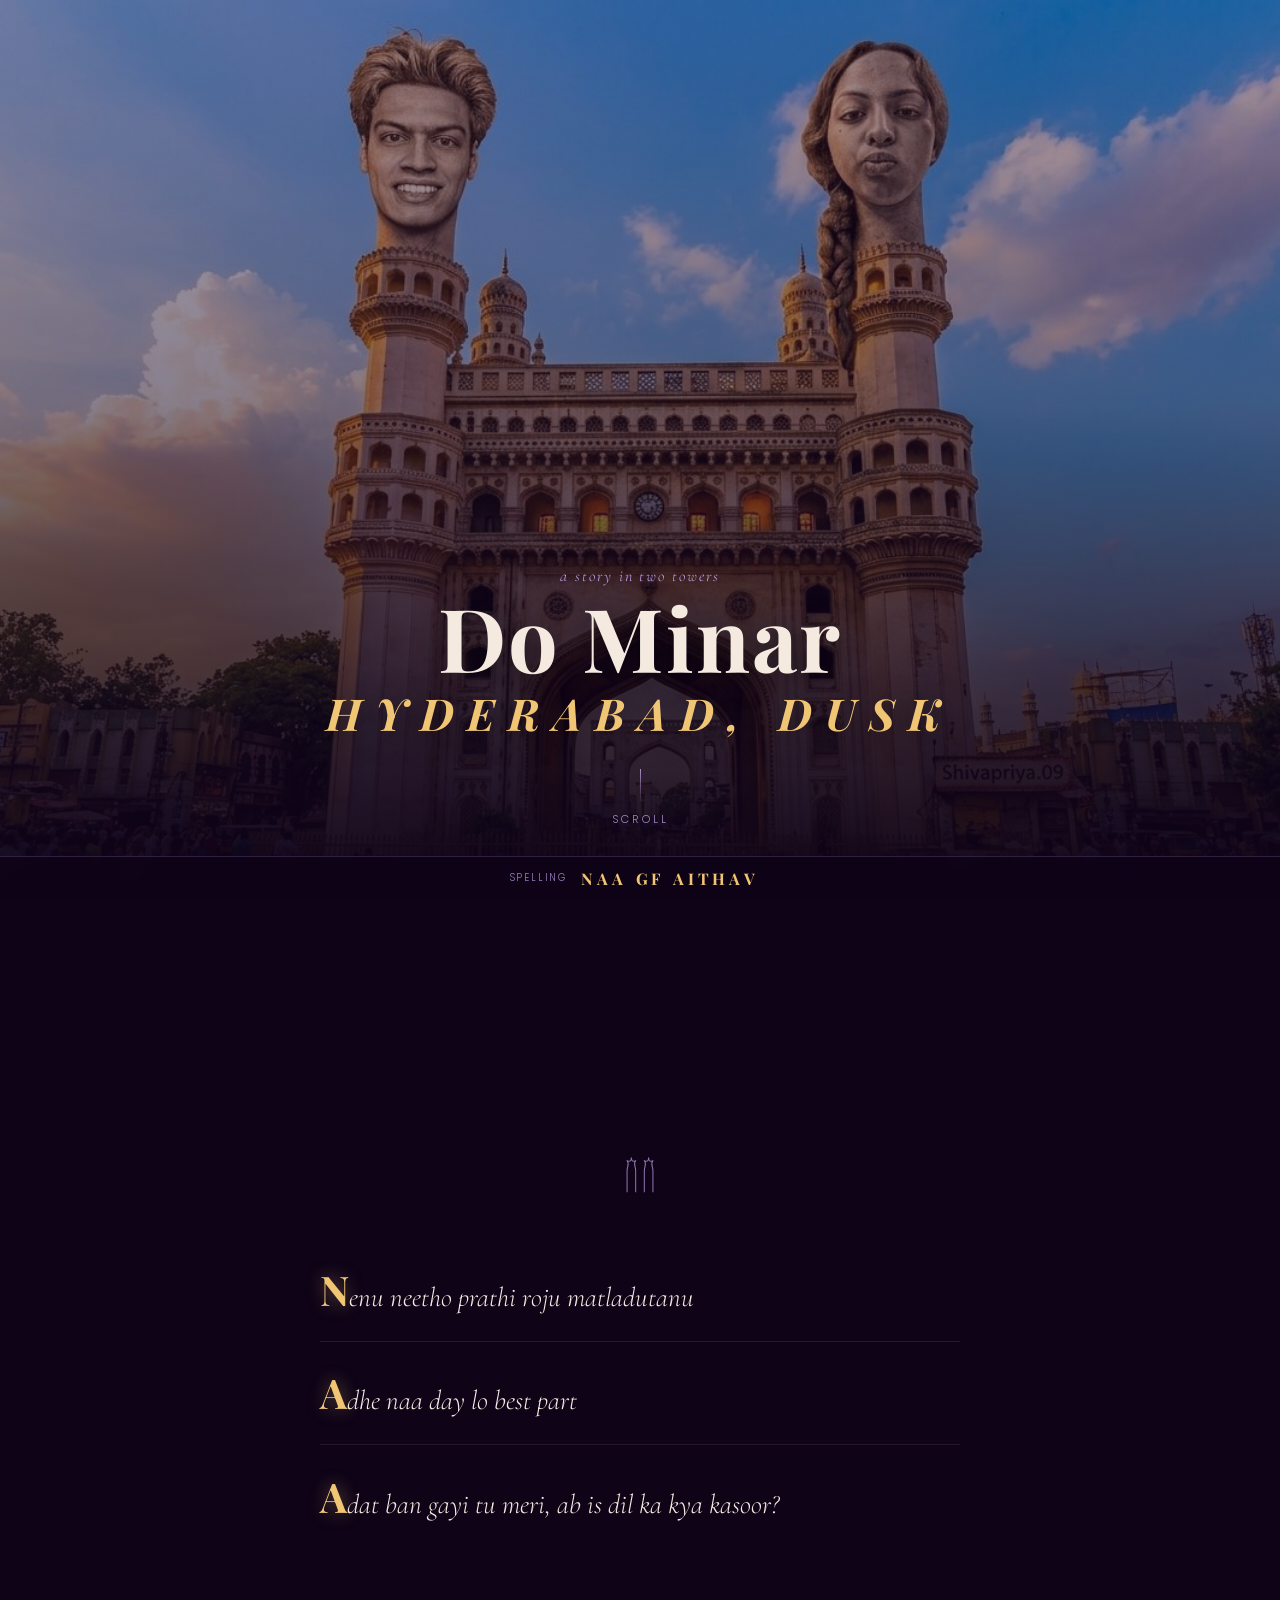
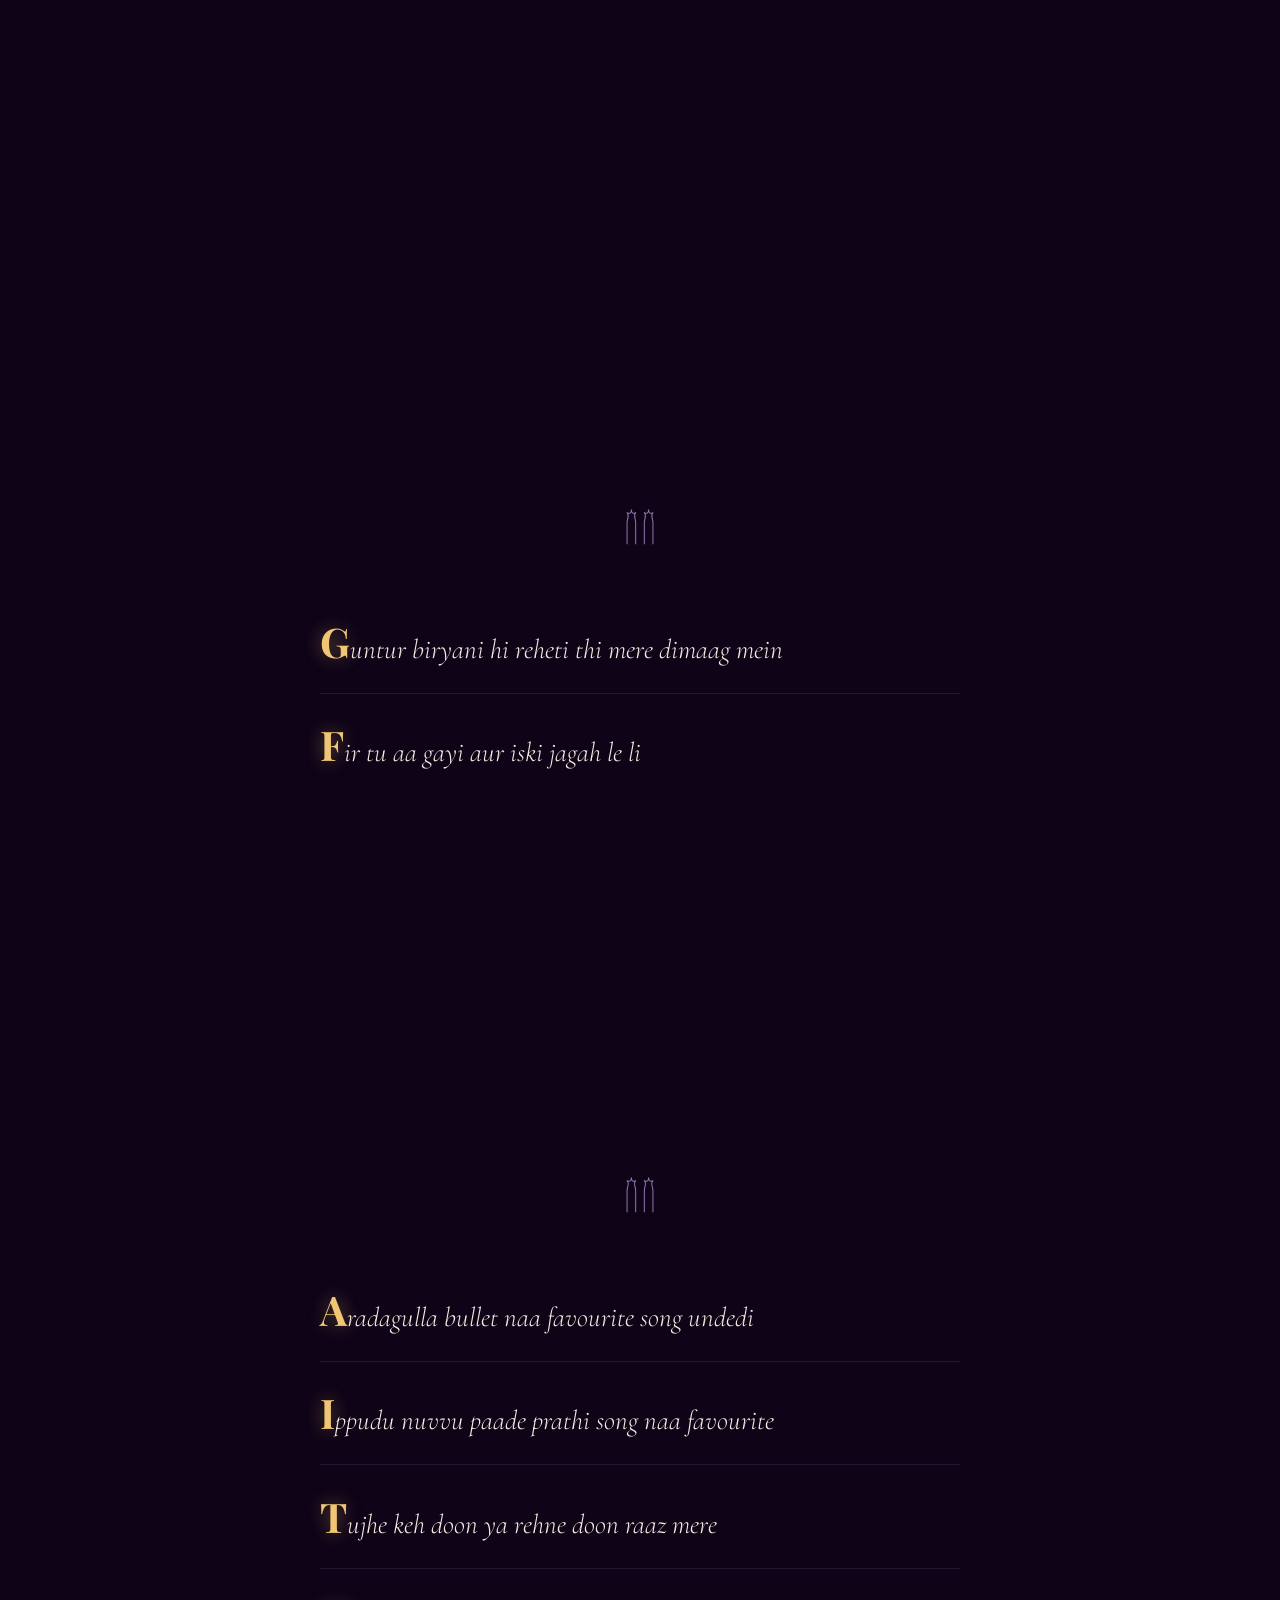
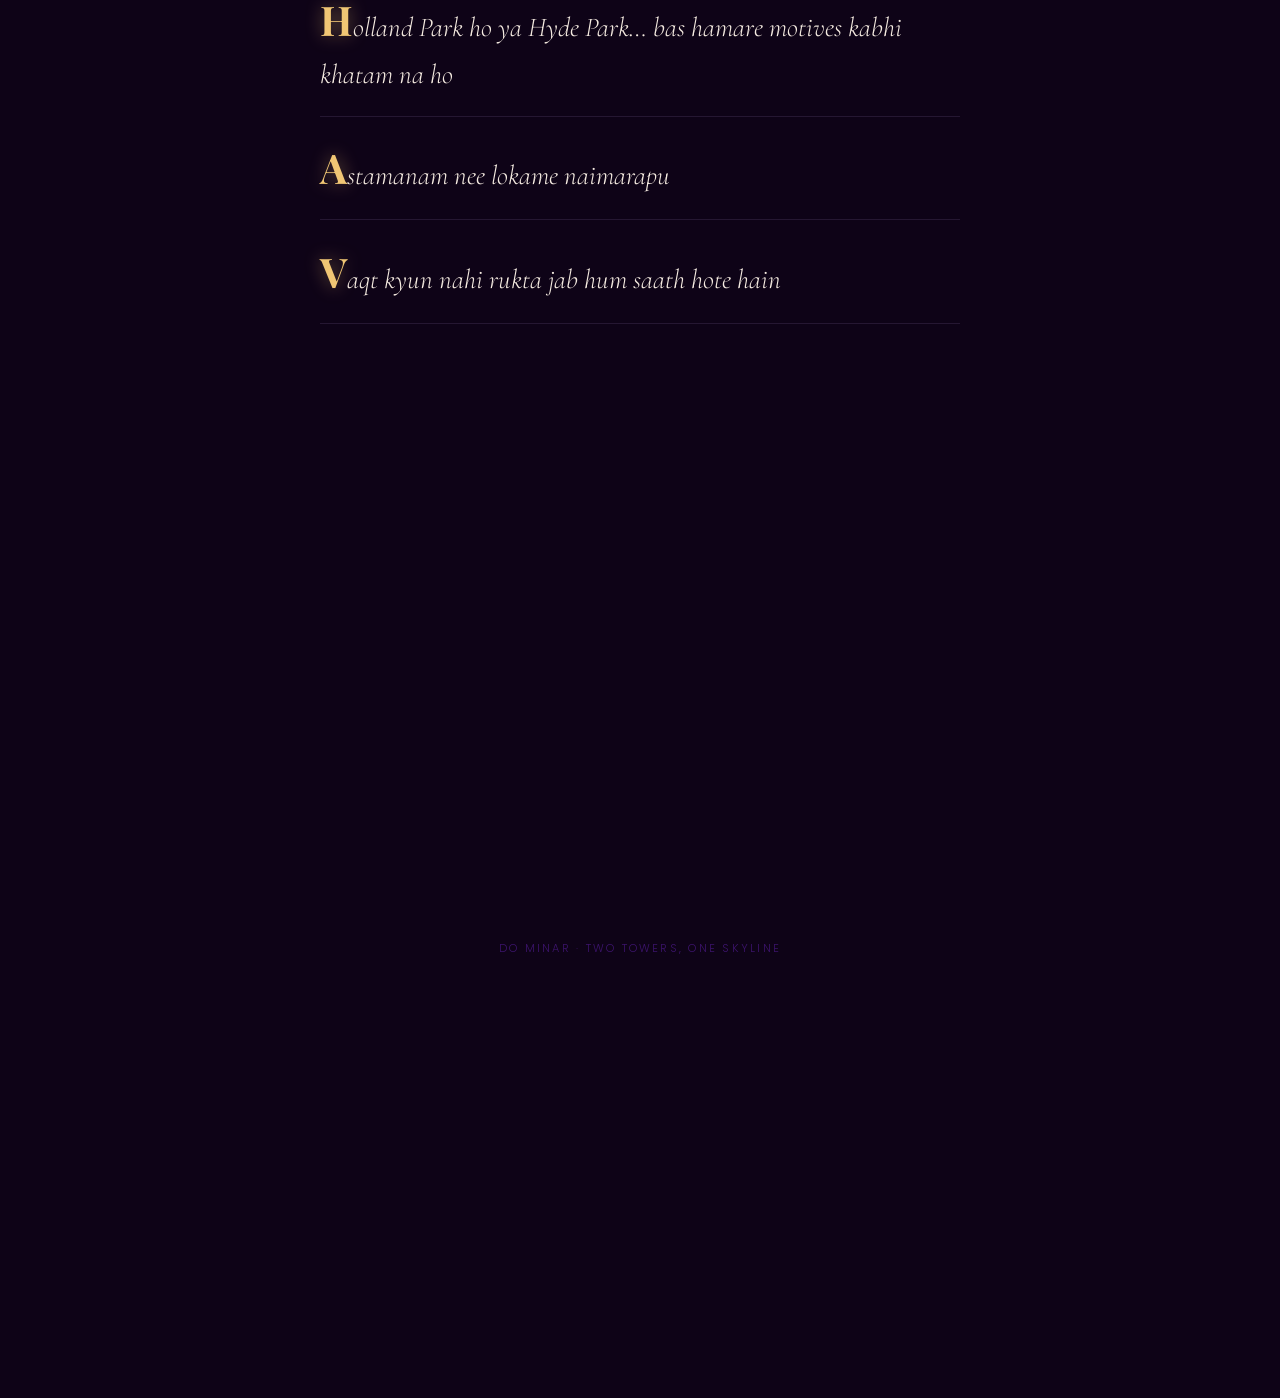
<file: index.html>
<!DOCTYPE html>
<html lang="en">
<head>
<meta charset="UTF-8">
<meta name="viewport" content="width=device-width, initial-scale=1.0, maximum-scale=1.0, viewport-fit=cover">
<title>Do Minar</title>

<!-- PWA -->
<link rel="manifest" href="manifest.webmanifest">
<meta name="theme-color" content="#0E0317">
<meta name="mobile-web-app-capable" content="yes">
<meta name="apple-mobile-web-app-capable" content="yes">
<meta name="apple-mobile-web-app-status-bar-style" content="black-translucent">
<meta name="apple-mobile-web-app-title" content="Do Minar">
<link rel="icon" type="image/png" sizes="192x192" href="icons/icon-192.png">
<link rel="icon" type="image/png" sizes="512x512" href="icons/icon-512.png">
<link rel="apple-touch-icon" href="icons/apple-touch-icon.png">

<link rel="preconnect" href="https://fonts.googleapis.com">
<link rel="preconnect" href="https://fonts.gstatic.com" crossorigin>
<link href="https://fonts.googleapis.com/css2?family=Playfair+Display:ital,wght@0,500;0,700;1,500&family=Poppins:wght@300;400;500;600&family=Cormorant+Garamond:ital@1&display=swap" rel="stylesheet">
<link rel="stylesheet" href="styles.css">
</head>
<body>

  <section class="hero">
    <img src="[data-uri]" alt="Two faces atop the minarets of Charminar at dusk">
    <div class="hero-content">
      <div class="eyebrow">a story in two towers</div>
      <h1>Do Minar<span>Hyderabad, dusk</span></h1>
      <div class="scroll-cue"><div class="stem"></div>scroll</div>
    </div>
  </section>

  <main class="story">

    <section class="panel">
      <div class="divider">
        <svg viewBox="0 0 64 64" fill="none" xmlns="http://www.w3.org/2000/svg">
          <path d="M14 56V26C14 20 18 16 14 12C18 14 20 12 20 8C20 12 22 14 26 12C22 16 26 20 26 26V56" stroke="#C9A6F2" stroke-width="1.4" stroke-linejoin="round"/>
          <path d="M38 56V26C38 20 42 16 38 12C42 14 44 12 44 8C44 12 46 14 50 12C46 16 50 20 50 26V56" stroke="#C9A6F2" stroke-width="1.4" stroke-linejoin="round"/>
        </svg>
      </div>

      <div class="stanza" data-stanza="0">
        <p class="line" data-letter="N"><span class="initial">N</span>enu neetho prathi roju matladutanu</p>
        <p class="line" data-letter="A"><span class="initial">A</span>dhe naa day lo best part</p>
        <p class="line" data-letter="A"><span class="initial">A</span>dat ban gayi tu meri, ab is dil ka kya kasoor?</p>
      </div>
    </section>

    <section class="panel">
      <div class="divider">
        <svg viewBox="0 0 64 64" fill="none" xmlns="http://www.w3.org/2000/svg">
          <path d="M14 56V26C14 20 18 16 14 12C18 14 20 12 20 8C20 12 22 14 26 12C22 16 26 20 26 26V56" stroke="#C9A6F2" stroke-width="1.4" stroke-linejoin="round"/>
          <path d="M38 56V26C38 20 42 16 38 12C42 14 44 12 44 8C44 12 46 14 50 12C46 16 50 20 50 26V56" stroke="#C9A6F2" stroke-width="1.4" stroke-linejoin="round"/>
        </svg>
      </div>

      <div class="stanza" data-stanza="1">
        <p class="line" data-letter="G"><span class="initial">G</span>untur biryani hi reheti thi mere dimaag mein</p>
        <p class="line" data-letter="F"><span class="initial">F</span>ir tu aa gayi aur iski jagah le li</p>
      </div>
    </section>

    <section class="panel">
      <div class="divider">
        <svg viewBox="0 0 64 64" fill="none" xmlns="http://www.w3.org/2000/svg">
          <path d="M14 56V26C14 20 18 16 14 12C18 14 20 12 20 8C20 12 22 14 26 12C22 16 26 20 26 26V56" stroke="#C9A6F2" stroke-width="1.4" stroke-linejoin="round"/>
          <path d="M38 56V26C38 20 42 16 38 12C42 14 44 12 44 8C44 12 46 14 50 12C46 16 50 20 50 26V56" stroke="#C9A6F2" stroke-width="1.4" stroke-linejoin="round"/>
        </svg>
      </div>

      <div class="stanza" data-stanza="2">
        <p class="line" data-letter="A"><span class="initial">A</span>radagulla bullet naa favourite song undedi</p>
        <p class="line" data-letter="I"><span class="initial">I</span>ppudu nuvvu paade prathi song naa favourite</p>
        <p class="line" data-letter="T"><span class="initial">T</span>ujhe keh doon ya rehne doon raaz mere</p>
        <p class="line" data-letter="H"><span class="initial">H</span>olland Park ho ya Hyde Park&hellip; bas hamare motives kabhi khatam na ho</p>
        <p class="line" data-letter="A"><span class="initial">A</span>stamanam nee lokame naimarapu</p>
        <p class="line" data-letter="V"><span class="initial">V</span>aqt kyun nahi rukta jab hum saath hote hain</p>
        <p class="line" data-letter="A"><span class="initial">A</span>dat ban gayi tu meri, ab ye dil kya kare?</p>
      </div>
    </section>

  </main>

  <footer>do minar &middot; two towers, one skyline</footer>

  <div class="tracker" id="tracker">
    <span class="label">spelling</span>
    <div class="letters" id="trackerLetters"></div>
  </div>

<script src="script.js" defer></script>
</body>
</html>
</file>
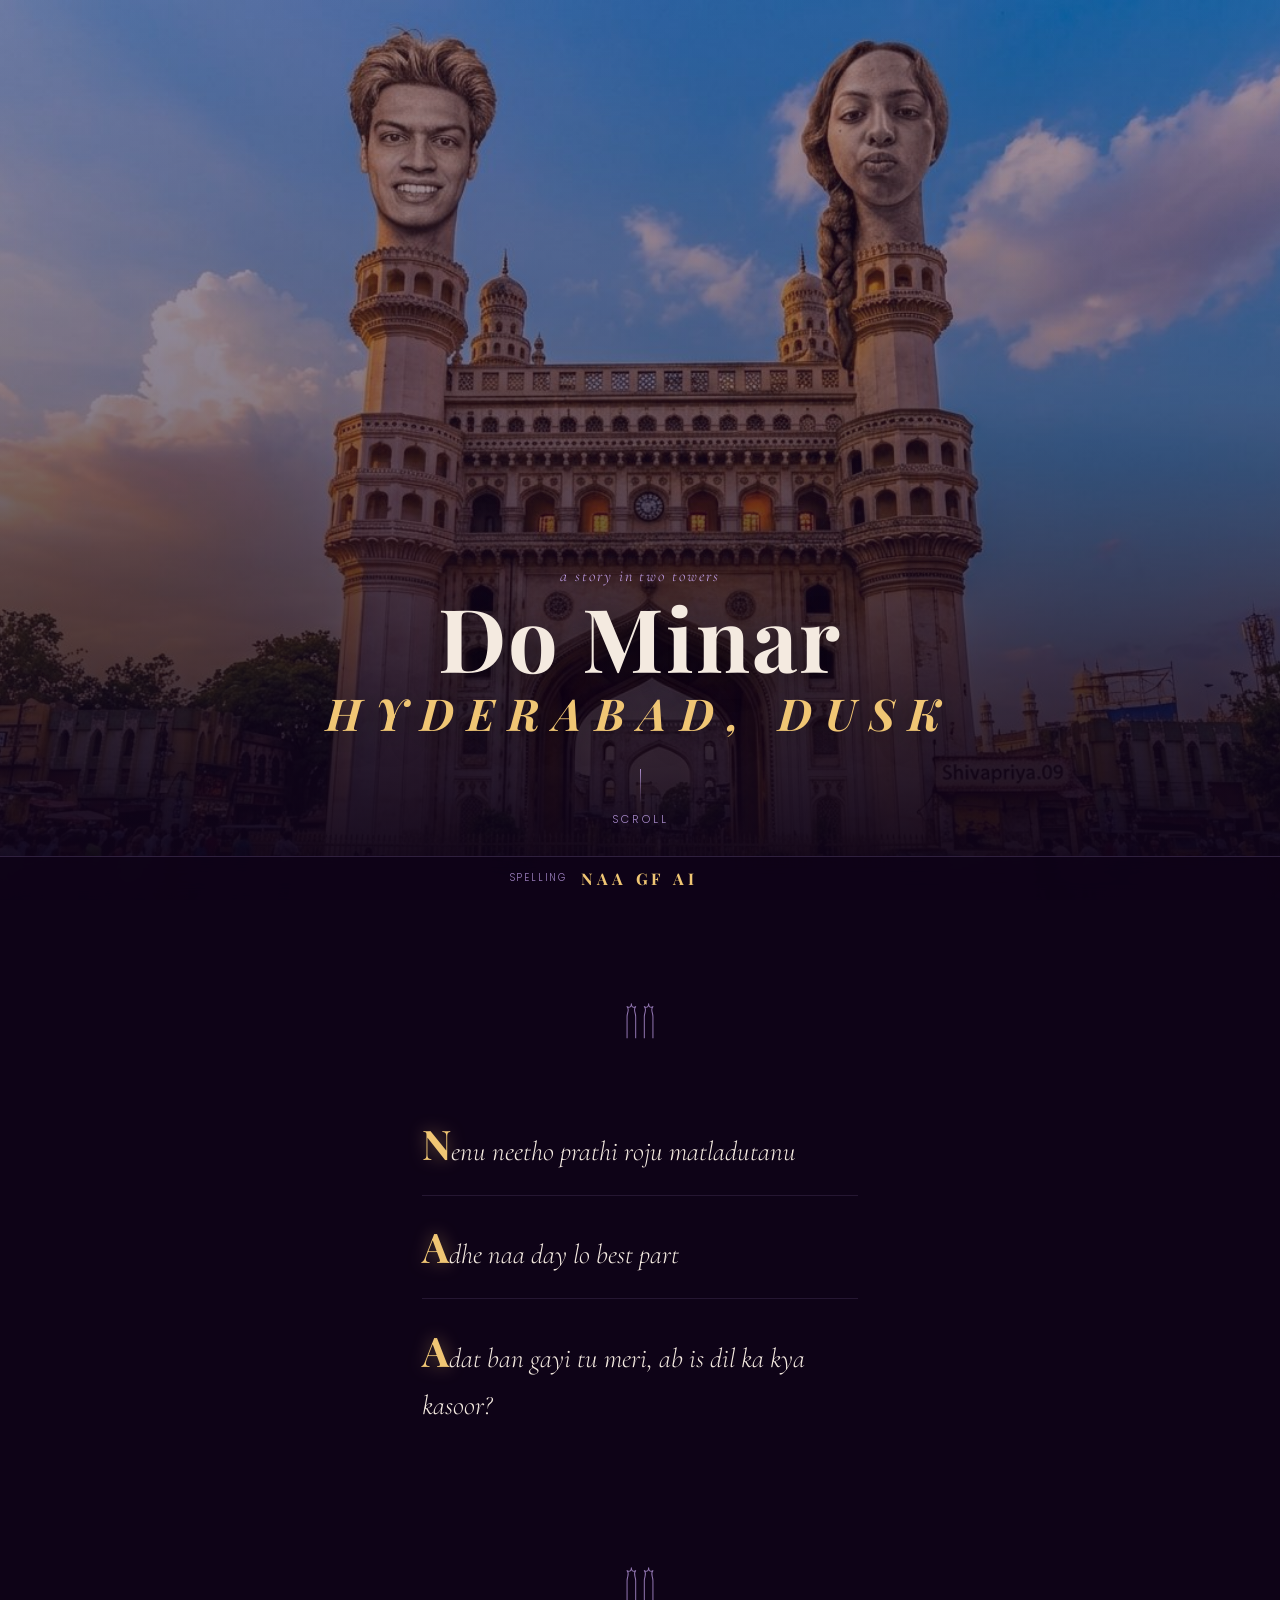
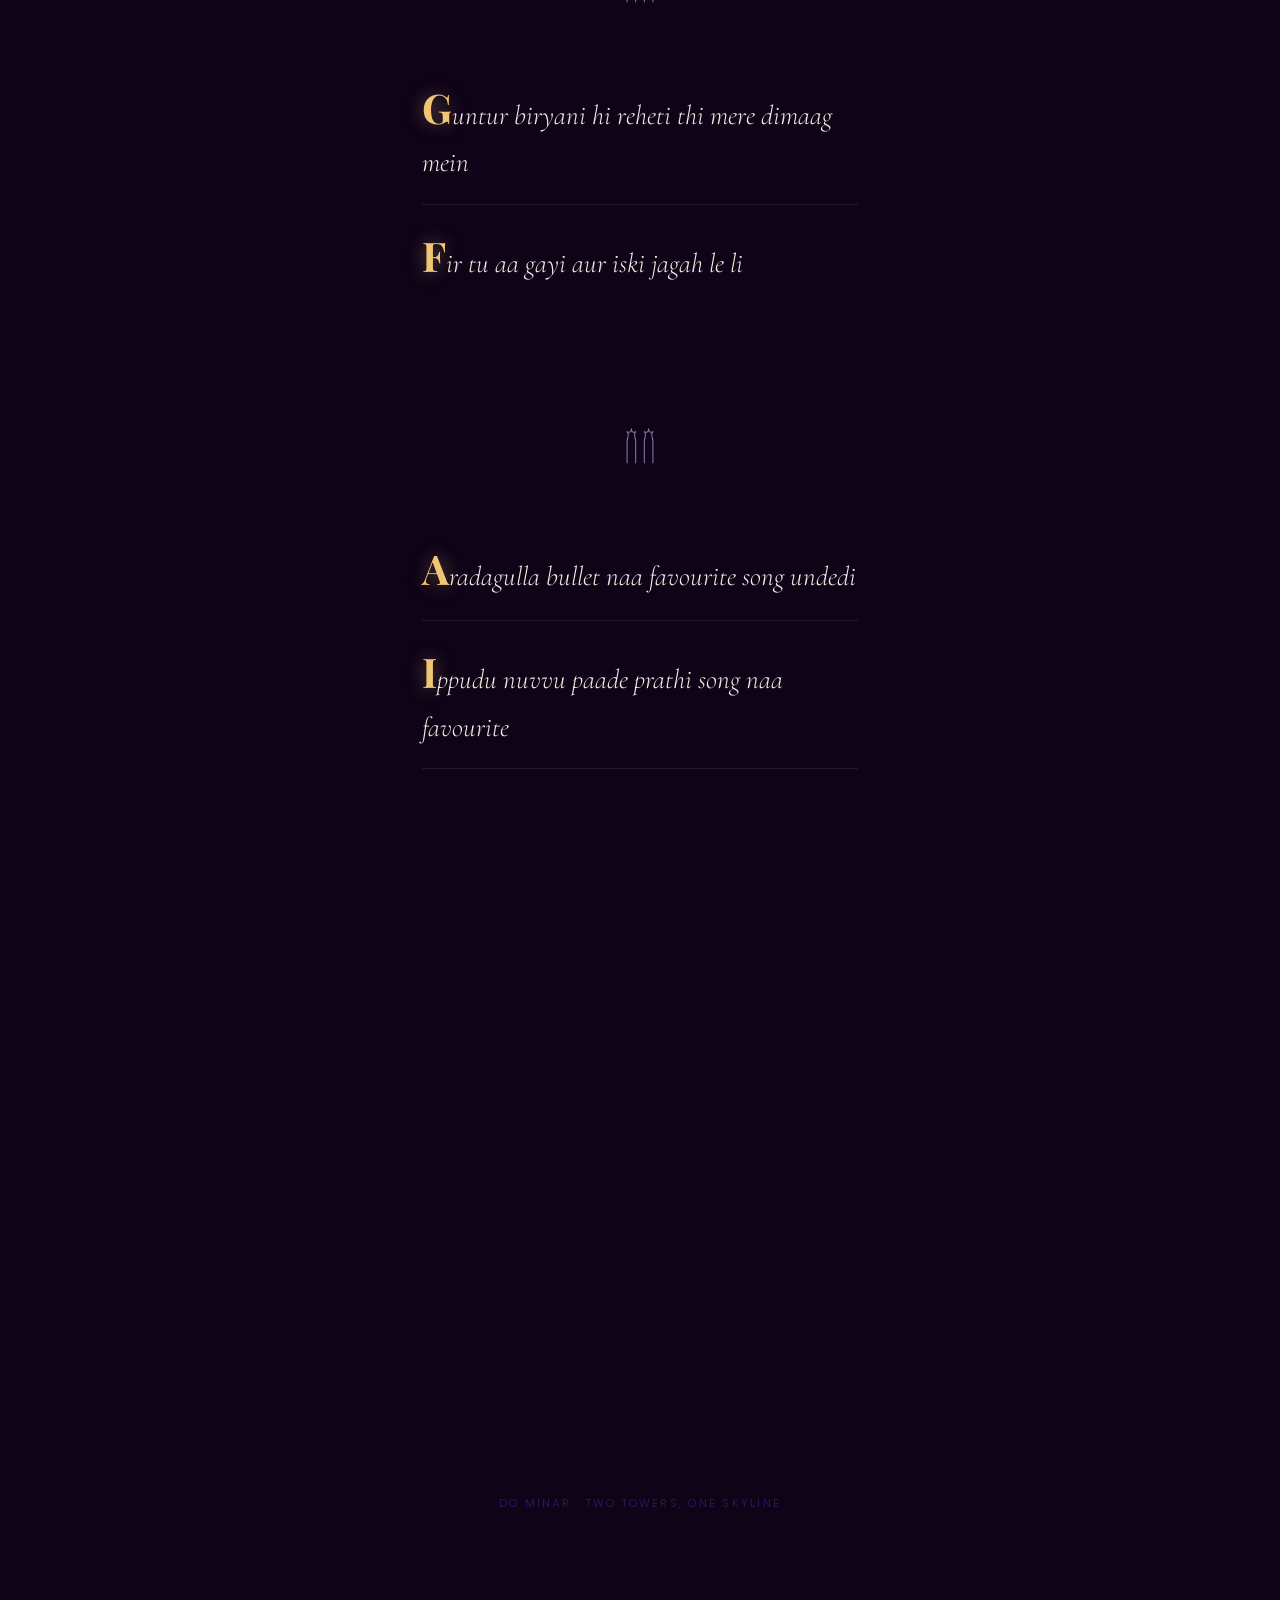
<file: do-minar-2.html>
<!DOCTYPE html>
<html lang="en">
<head>
<meta charset="UTF-8">
<meta name="viewport" content="width=device-width, initial-scale=1.0, maximum-scale=1.0">
<title>Do Minar</title>
<link rel="preconnect" href="https://fonts.googleapis.com">
<link rel="preconnect" href="https://fonts.gstatic.com" crossorigin>
<link href="https://fonts.googleapis.com/css2?family=Playfair+Display:ital,wght@0,500;0,700;1,500&family=Poppins:wght@300;400;500;600&family=Cormorant+Garamond:ital@1&display=swap" rel="stylesheet">
<style>
  :root{
    --ink:#0E0317;
    --deep:#2A0E4A;
    --royal:#5B1FA6;
    --orchid:#C9A6F2;
    --gold:#F0C674;
    --cream:#F4EAE0;
    --line-h:1.65;
  }
  *{box-sizing:border-box; margin:0; padding:0;}
  html{scroll-behavior:smooth;}
  body{
    background:var(--ink);
    color:var(--cream);
    font-family:'Poppins', sans-serif;
    font-weight:300;
    overflow-x:hidden;
    -webkit-font-smoothing:antialiased;
  }
  ::selection{ background:var(--royal); color:var(--cream); }

  /* ---------- HERO ---------- */
  .hero{
    position:relative;
    min-height:100svh;
    display:flex;
    flex-direction:column;
    justify-content:flex-end;
    overflow:hidden;
  }
  .hero img{
    position:absolute;
    inset:0;
    width:100%;
    height:100%;
    object-fit:cover;
    object-position:center 22%;
    filter:saturate(1.05);
  }
  .hero::before{
    content:"";
    position:absolute; inset:0;
    background:
      linear-gradient(180deg, rgba(14,3,23,0.15) 0%, rgba(14,3,23,0.35) 45%, rgba(14,3,23,0.97) 100%),
      linear-gradient(0deg, rgba(42,14,74,0.25), rgba(42,14,74,0.25));
    z-index:1;
  }
  .hero-content{
    position:relative;
    z-index:2;
    padding:7vh 7vw 8vh;
    text-align:center;
  }
  .eyebrow{
    font-family:'Cormorant Garamond', serif;
    font-style:italic;
    letter-spacing:0.12em;
    color:var(--orchid);
    font-size:clamp(0.8rem, 2.4vw, 1rem);
    text-transform:lowercase;
    margin-bottom:0.6rem;
  }
  .hero h1{
    font-family:'Playfair Display', serif;
    font-weight:700;
    font-size:clamp(3rem, 14vw, 5.5rem);
    letter-spacing:0.02em;
    color:var(--cream);
    line-height:0.95;
    text-shadow:0 4px 30px rgba(0,0,0,0.5);
  }
  .hero h1 span{
    display:block;
    color:var(--gold);
    font-style:italic;
    font-size:0.5em;
    margin-top:0.3em;
    letter-spacing:0.3em;
    text-transform:uppercase;
  }
  .scroll-cue{
    margin-top:2.2rem;
    font-size:0.7rem;
    letter-spacing:0.25em;
    text-transform:uppercase;
    color:var(--orchid);
    opacity:0.8;
    display:flex;
    flex-direction:column;
    align-items:center;
    gap:0.5rem;
  }
  .scroll-cue .stem{
    width:1px; height:34px;
    background:linear-gradient(var(--orchid), transparent);
    animation:pulseDown 1.8s ease-in-out infinite;
  }
  @keyframes pulseDown{
    0%,100%{transform:translateY(0); opacity:0.5;}
    50%{transform:translateY(8px); opacity:1;}
  }

  /* ---------- DIVIDER ---------- */
  .divider{
    display:flex;
    align-items:center;
    justify-content:center;
    gap:1rem;
    padding:5rem 0 3rem;
    opacity:0.7;
  }
  .divider svg{ width:46px; height:46px; }
  .divider .bar{
    height:1px; width:18vw; max-width:90px;
    background:linear-gradient(90deg, transparent, var(--royal), transparent);
  }

  /* ---------- STORY ---------- */
  .story{
    max-width:640px;
    margin:0 auto;
    padding:2vh 8vw 4vh;
  }
  .stanza{
    margin-bottom:4vh;
  }
  .line{
    opacity:0;
    transform:translateY(28px);
    transition:opacity 0.9s cubic-bezier(.2,.8,.2,1), transform 0.9s cubic-bezier(.2,.8,.2,1);
    font-family:'Cormorant Garamond', serif;
    font-style:italic;
    font-size:clamp(1.25rem, 5vw, 1.7rem);
    line-height:var(--line-h);
    color:var(--cream);
    padding:1.1rem 0;
    border-bottom:1px solid rgba(201,166,242,0.12);
  }
  .line:last-child{ border-bottom:none; }
  .line.visible{
    opacity:1;
    transform:translateY(0);
  }
  .line .initial{
    font-family:'Playfair Display', serif;
    font-style:normal;
    font-weight:700;
    font-size:1.5em;
    color:var(--royal);
    transition:color 1s ease, text-shadow 1s ease;
  }
  .line.visible .initial{
    color:var(--gold);
    text-shadow:0 0 18px rgba(240,198,116,0.45);
  }

  /* ---------- STICKY TRACKER ---------- */
  .tracker{
    position:fixed;
    left:0; right:0; bottom:0;
    z-index:50;
    background:rgba(14,3,23,0.88);
    backdrop-filter:blur(10px);
    -webkit-backdrop-filter:blur(10px);
    border-top:1px solid rgba(201,166,242,0.18);
    padding:0.7rem 1rem;
    display:flex;
    align-items:center;
    justify-content:center;
    gap:0.5rem;
    transform:translateY(110%);
    transition:transform 0.5s ease;
  }
  .tracker.show{ transform:translateY(0); }
  .tracker .label{
    font-size:0.62rem;
    letter-spacing:0.18em;
    text-transform:uppercase;
    color:var(--orchid);
    opacity:0.75;
    margin-right:0.4rem;
    white-space:nowrap;
  }
  .tracker .letters{
    display:flex;
    gap:0.18rem;
    font-family:'Playfair Display', serif;
    font-weight:700;
    font-size:1rem;
    letter-spacing:0.05em;
  }
  .tracker .letters span{
    color:var(--gold);
    opacity:0;
    transform:scale(0.4);
    transition:opacity 0.4s ease, transform 0.4s cubic-bezier(.2,1.6,.4,1);
  }
  .tracker .letters span.in{
    opacity:1;
    transform:scale(1);
  }
  .tracker .letters span.space{
    opacity:1;
    transform:none;
    width:0.4em;
  }

  footer{
    text-align:center;
    padding:3rem 1rem 6rem;
    font-size:0.7rem;
    letter-spacing:0.2em;
    text-transform:uppercase;
    color:var(--royal);
    opacity:0.6;
  }

  @media (prefers-reduced-motion: reduce){
    .line, .finale-word span, .finale-eyebrow, .finale-sub, .finale-mark, .tracker .letters span{
      transition:none !important;
      animation:none !important;
    }
    html{ scroll-behavior:auto; }
  }
</style>
</head>
<body>

  <section class="hero">
    <img src="[data-uri]" alt="Two faces atop the minarets of Charminar at dusk">
    <div class="hero-content">
      <div class="eyebrow">a story in two towers</div>
      <h1>Do Minar<span>Hyderabad, dusk</span></h1>
      <div class="scroll-cue"><div class="stem"></div>scroll</div>
    </div>
  </section>

  <main class="story">

    <div class="divider">
      <svg viewBox="0 0 64 64" fill="none" xmlns="http://www.w3.org/2000/svg">
        <path d="M14 56V26C14 20 18 16 14 12C18 14 20 12 20 8C20 12 22 14 26 12C22 16 26 20 26 26V56" stroke="#C9A6F2" stroke-width="1.4" stroke-linejoin="round"/>
        <path d="M38 56V26C38 20 42 16 38 12C42 14 44 12 44 8C44 12 46 14 50 12C46 16 50 20 50 26V56" stroke="#C9A6F2" stroke-width="1.4" stroke-linejoin="round"/>
      </svg>
    </div>

    <div class="stanza" data-stanza="0">
      <p class="line" data-letter="N"><span class="initial">N</span>enu neetho prathi roju matladutanu</p>
      <p class="line" data-letter="A"><span class="initial">A</span>dhe naa day lo best part</p>
      <p class="line" data-letter="A"><span class="initial">A</span>dat ban gayi tu meri, ab is dil ka kya kasoor?</p>
    </div>

    <div class="divider">
      <svg viewBox="0 0 64 64" fill="none" xmlns="http://www.w3.org/2000/svg">
        <path d="M14 56V26C14 20 18 16 14 12C18 14 20 12 20 8C20 12 22 14 26 12C22 16 26 20 26 26V56" stroke="#C9A6F2" stroke-width="1.4" stroke-linejoin="round"/>
        <path d="M38 56V26C38 20 42 16 38 12C42 14 44 12 44 8C44 12 46 14 50 12C46 16 50 20 50 26V56" stroke="#C9A6F2" stroke-width="1.4" stroke-linejoin="round"/>
      </svg>
    </div>

    <div class="stanza" data-stanza="1">
      <p class="line" data-letter="G"><span class="initial">G</span>untur biryani hi reheti thi mere dimaag mein</p>
      <p class="line" data-letter="F"><span class="initial">F</span>ir tu aa gayi aur iski jagah le li</p>
    </div>

    <div class="divider">
      <svg viewBox="0 0 64 64" fill="none" xmlns="http://www.w3.org/2000/svg">
        <path d="M14 56V26C14 20 18 16 14 12C18 14 20 12 20 8C20 12 22 14 26 12C22 16 26 20 26 26V56" stroke="#C9A6F2" stroke-width="1.4" stroke-linejoin="round"/>
        <path d="M38 56V26C38 20 42 16 38 12C42 14 44 12 44 8C44 12 46 14 50 12C46 16 50 20 50 26V56" stroke="#C9A6F2" stroke-width="1.4" stroke-linejoin="round"/>
      </svg>
    </div>

    <div class="stanza" data-stanza="2">
      <p class="line" data-letter="A"><span class="initial">A</span>radagulla bullet naa favourite song undedi</p>
      <p class="line" data-letter="I"><span class="initial">I</span>ppudu nuvvu paade prathi song naa favourite</p>
      <p class="line" data-letter="T"><span class="initial">T</span>ujhe keh doon ya rehne doon raaz mere</p>
      <p class="line" data-letter="H"><span class="initial">H</span>olland Park ho ya Hyde Park&hellip; bas hamare motives kabhi khatam na ho</p>
      <p class="line" data-letter="A"><span class="initial">A</span>stamanam nee lokame naimarapu</p>
      <p class="line" data-letter="V"><span class="initial">V</span>aqt kyun nahi rukta jab hum saath hote hain</p>
      <p class="line" data-letter="A"><span class="initial">A</span>dat ban gayi tu meri, ab ye dil kya kare?</p>
    </div>

  </main>

  <footer>do minar &middot; two towers, one skyline</footer>

  <div class="tracker" id="tracker">
    <span class="label">spelling</span>
    <div class="letters" id="trackerLetters"></div>
  </div>

<script>
  const lines = Array.from(document.querySelectorAll('.line'));
  const trackerLetters = document.getElementById('trackerLetters');
  const tracker = document.getElementById('tracker');

  // build tracker letter placeholders, inserting a space
  // whenever a new stanza (new paragraph) begins
  let prevStanza = null;
  lines.forEach((line, i) => {
    const ch = line.dataset.letter;
    const stanza = line.closest('.stanza').dataset.stanza;

    if (prevStanza !== null && stanza !== prevStanza) {
      const tSpace = document.createElement('span');
      tSpace.textContent = '\u00A0';
      tSpace.classList.add('space');
      trackerLetters.appendChild(tSpace);
    }
    prevStanza = stanza;

    const tSpan = document.createElement('span');
    tSpan.textContent = ch;
    tSpan.dataset.index = i;
    trackerLetters.appendChild(tSpan);
  });

  let lastY = window.scrollY;
  let scrollDir = 'down';
  window.addEventListener('scroll', () => {
    const y = window.scrollY;
    if (Math.abs(y - lastY) > 2) {
      scrollDir = y > lastY ? 'down' : 'up';
      lastY = y;
    }
  }, { passive: true });

  const collected = new Set();

  const lineObserver = new IntersectionObserver((entries) => {
    entries.forEach(entry => {
      const idx = lines.indexOf(entry.target);
      const t = trackerLetters.querySelector(`span[data-index="${idx}"]`);

      if (entry.isIntersecting) {
        entry.target.classList.add('visible');
        collected.add(idx);
        if (t) t.classList.add('in');
      } else if (scrollDir === 'up') {
        entry.target.classList.remove('visible');
        collected.delete(idx);
        if (t) t.classList.remove('in');
      }

      tracker.classList.toggle('show', collected.size > 0);
    });
  }, { threshold: 0.55 });

  lines.forEach(l => lineObserver.observe(l));
</script>
</body>
</html>
</file>
<file: styles.css>
:root{
  --ink:#0E0317;
  --deep:#2A0E4A;
  --royal:#5B1FA6;
  --orchid:#C9A6F2;
  --gold:#F0C674;
  --cream:#F4EAE0;
  --line-h:1.65;
}
*{box-sizing:border-box; margin:0; padding:0;}
html{
  scroll-behavior:smooth;
  scroll-snap-type:y mandatory;
}
body{
  background:var(--ink);
  color:var(--cream);
  font-family:'Poppins', sans-serif;
  font-weight:300;
  overflow-x:hidden;
  -webkit-font-smoothing:antialiased;
}
::selection{ background:var(--royal); color:var(--cream); }

/* ---------- HERO ---------- */
.hero{
  position:relative;
  min-height:100svh;
  display:flex;
  flex-direction:column;
  justify-content:flex-end;
  overflow:hidden;
  scroll-snap-align:start;
  scroll-snap-stop:always;
}
.hero img{
  position:absolute;
  inset:0;
  width:100%;
  height:100%;
  object-fit:cover;
  object-position:center 22%;
  filter:saturate(1.05);
}
.hero::before{
  content:"";
  position:absolute; inset:0;
  background:
    linear-gradient(180deg, rgba(14,3,23,0.15) 0%, rgba(14,3,23,0.35) 45%, rgba(14,3,23,0.97) 100%),
    linear-gradient(0deg, rgba(42,14,74,0.25), rgba(42,14,74,0.25));
  z-index:1;
}
.hero-content{
  position:relative;
  z-index:2;
  padding:7vh 7vw 8vh;
  text-align:center;
}
.eyebrow{
  font-family:'Cormorant Garamond', serif;
  font-style:italic;
  letter-spacing:0.12em;
  color:var(--orchid);
  font-size:clamp(0.8rem, 2.4vw, 1rem);
  text-transform:lowercase;
  margin-bottom:0.6rem;
}
.hero h1{
  font-family:'Playfair Display', serif;
  font-weight:700;
  font-size:clamp(3rem, 14vw, 5.5rem);
  letter-spacing:0.02em;
  color:var(--cream);
  line-height:0.95;
  text-shadow:0 4px 30px rgba(0,0,0,0.5);
}
.hero h1 span{
  display:block;
  color:var(--gold);
  font-style:italic;
  font-size:0.5em;
  margin-top:0.3em;
  letter-spacing:0.3em;
  text-transform:uppercase;
}
.scroll-cue{
  margin-top:2.2rem;
  font-size:0.7rem;
  letter-spacing:0.25em;
  text-transform:uppercase;
  color:var(--orchid);
  opacity:0.8;
  display:flex;
  flex-direction:column;
  align-items:center;
  gap:0.5rem;
}
.scroll-cue .stem{
  width:1px; height:34px;
  background:linear-gradient(var(--orchid), transparent);
  animation:pulseDown 1.8s ease-in-out infinite;
}
@keyframes pulseDown{
  0%,100%{transform:translateY(0); opacity:0.5;}
  50%{transform:translateY(8px); opacity:1;}
}

/* ---------- DIVIDER ---------- */
.divider{
  display:flex;
  align-items:center;
  justify-content:center;
  gap:1rem;
  padding:0 0 2.5rem;
  opacity:0.7;
}
.divider svg{ width:46px; height:46px; }
.divider .bar{
  height:1px; width:18vw; max-width:90px;
  background:linear-gradient(90deg, transparent, var(--royal), transparent);
}

/* ---------- STORY ---------- */
.story{
  margin:0 auto;
}
/* each panel fills the screen so one section shows at a time */
.panel{
  min-height:100svh;
  display:flex;
  flex-direction:column;
  align-items:center;
  justify-content:center;
  padding:8vh 8vw;
  scroll-snap-align:start;
  scroll-snap-stop:always;
}
.stanza{
  width:100%;
  max-width:640px;
}
.line{
  opacity:0;
  transform:translateY(28px);
  transition:opacity 0.9s cubic-bezier(.2,.8,.2,1), transform 0.9s cubic-bezier(.2,.8,.2,1);
  font-family:'Cormorant Garamond', serif;
  font-style:italic;
  font-size:clamp(1.25rem, 5vw, 1.7rem);
  line-height:var(--line-h);
  color:var(--cream);
  padding:1.1rem 0;
  border-bottom:1px solid rgba(201,166,242,0.12);
}
.line:last-child{ border-bottom:none; }
.line.visible{
  opacity:1;
  transform:translateY(0);
}
.line .initial{
  font-family:'Playfair Display', serif;
  font-style:normal;
  font-weight:700;
  font-size:1.5em;
  color:var(--royal);
  transition:color 1s ease, text-shadow 1s ease;
}
.line.visible .initial{
  color:var(--gold);
  text-shadow:0 0 18px rgba(240,198,116,0.45);
}

/* ---------- STICKY TRACKER ---------- */
.tracker{
  position:fixed;
  left:0; right:0; bottom:0;
  z-index:50;
  background:rgba(14,3,23,0.88);
  backdrop-filter:blur(10px);
  -webkit-backdrop-filter:blur(10px);
  border-top:1px solid rgba(201,166,242,0.18);
  padding:0.7rem 1rem;
  display:flex;
  align-items:center;
  justify-content:center;
  gap:0.5rem;
  transform:translateY(110%);
  transition:transform 0.5s ease;
}
.tracker.show{ transform:translateY(0); }
.tracker .label{
  font-size:0.62rem;
  letter-spacing:0.18em;
  text-transform:uppercase;
  color:var(--orchid);
  opacity:0.75;
  margin-right:0.4rem;
  white-space:nowrap;
}
.tracker .letters{
  display:flex;
  gap:0.18rem;
  font-family:'Playfair Display', serif;
  font-weight:700;
  font-size:1rem;
  letter-spacing:0.05em;
}
.tracker .letters span{
  color:var(--gold);
  opacity:0;
  transform:scale(0.4);
  transition:opacity 0.4s ease, transform 0.4s cubic-bezier(.2,1.6,.4,1);
}
.tracker .letters span.in{
  opacity:1;
  transform:scale(1);
}
.tracker .letters span.space{
  opacity:1;
  transform:none;
  width:0.4em;
}

footer{
  min-height:100svh;
  display:flex;
  align-items:center;
  justify-content:center;
  text-align:center;
  padding:3rem 1rem;
  font-size:0.7rem;
  letter-spacing:0.2em;
  text-transform:uppercase;
  color:var(--royal);
  opacity:0.6;
  scroll-snap-align:start;
  scroll-snap-stop:always;
}

@media (prefers-reduced-motion: reduce){
  .line, .finale-word span, .finale-eyebrow, .finale-sub, .finale-mark, .tracker .letters span{
    transition:none !important;
    animation:none !important;
  }
  html{ scroll-behavior:auto; scroll-snap-type:none; }
}
</file>
